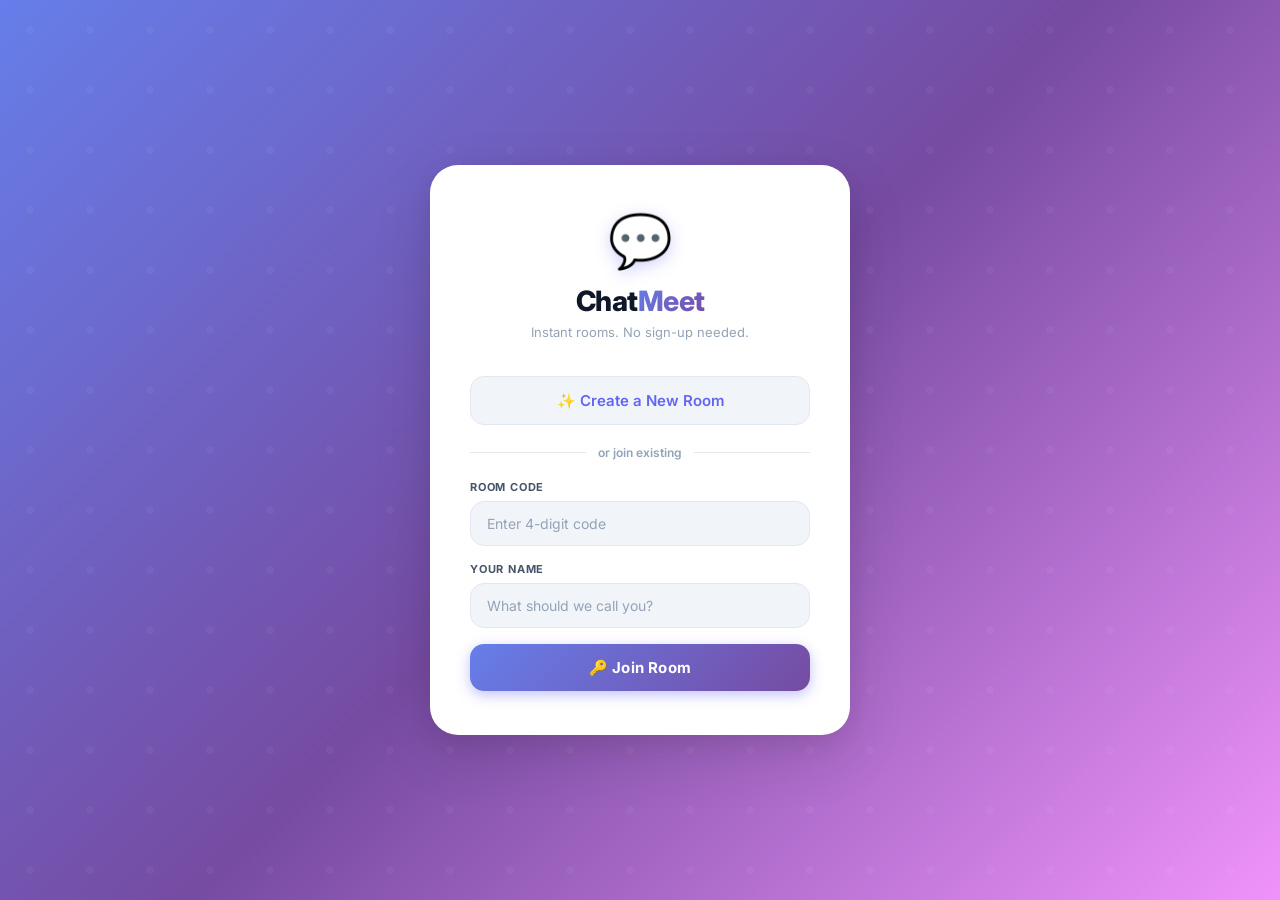
<file: index.html>
<!DOCTYPE html>
<html>
<head>
    <meta http-equiv="refresh" content="0; url=client/index.html">
    <title>ChatMeet</title>
</head>
<body>
    <script>window.location.href = 'client/index.html';</script>
</body>
</html>
</file>
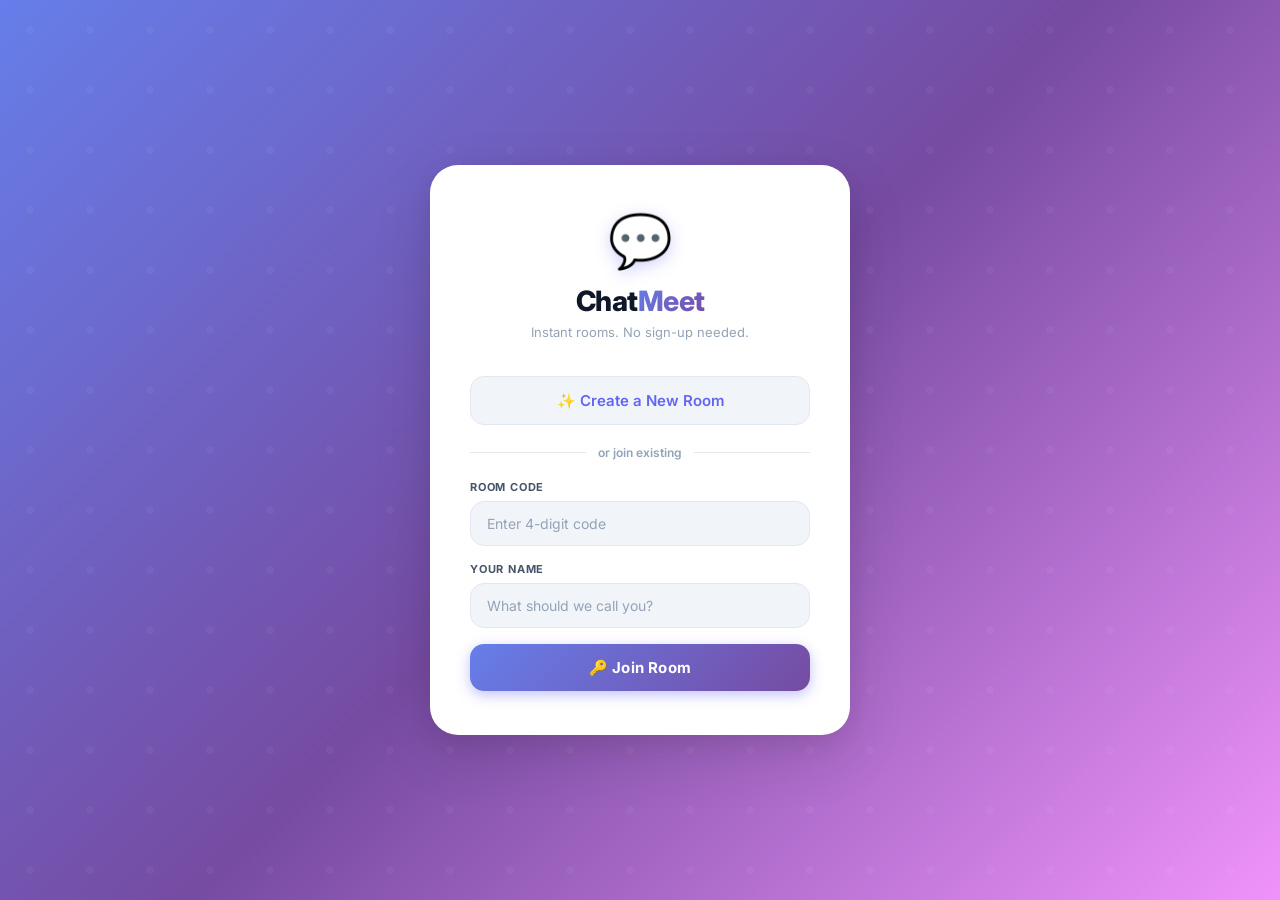
<file: client/index.html>
<!DOCTYPE html>
<html lang="en">
<head>
    <meta charset="UTF-8">
    <meta name="viewport" content="width=device-width, initial-scale=1.0">
    <title>ChatMeet — Real-time Chat Rooms</title>
    <meta name="description" content="Create or join a real-time chat room instantly. No sign-up required.">
    <link rel="stylesheet" href="style.css">
    <script>
        if (sessionStorage.getItem('cm_name') && sessionStorage.getItem('cm_room')) {
            location.replace('room.html');
        }
    </script>
</head>
<body class="auth-page">

<div class="card">
    <div class="logo">
        <span class="logo-icon">💬</span>
        <h1>Chat<span>Meet</span></h1>
        <p>Instant rooms. No sign-up needed.</p>
    </div>

    <button class="btn-secondary" onclick="location.href='create.html'">
        ✨ Create a New Room
    </button>

    <div class="divider"><hr><span>or join existing</span><hr></div>

    <div class="inp-group">
        <label>Room Code</label>
        <input id="joinCode" placeholder="Enter 4-digit code" maxlength="4"
               oninput="this.value=this.value.replace(/\D/g,'')">
    </div>
    <div class="inp-group">
        <label>Your Name</label>
        <input id="joinName" placeholder="What should we call you?" maxlength="20"
               onkeypress="if(event.key==='Enter') joinRoom()">
    </div>
    <p class="err" id="joinErr"></p>
    <button class="btn-primary" onclick="joinRoom()">🔑 Join Room</button>
</div>

<div id="toast"></div>

<script>
function joinRoom() {
    const code = document.getElementById('joinCode').value.trim();
    const name = document.getElementById('joinName').value.trim();
    const err  = document.getElementById('joinErr');
    if (!name) { err.style.display='block'; err.textContent='Please enter your name.'; return; }
    if (!code || code.length < 4) { err.style.display='block'; err.textContent='Please enter a valid 4-digit room code.'; return; }
    err.style.display = 'none';
    sessionStorage.setItem('cm_name', name);
    sessionStorage.setItem('cm_room', code);
    sessionStorage.setItem('cm_isHost', 'false');
    location.href = 'room.html';
}
</script>
</body>
</html>
</file>
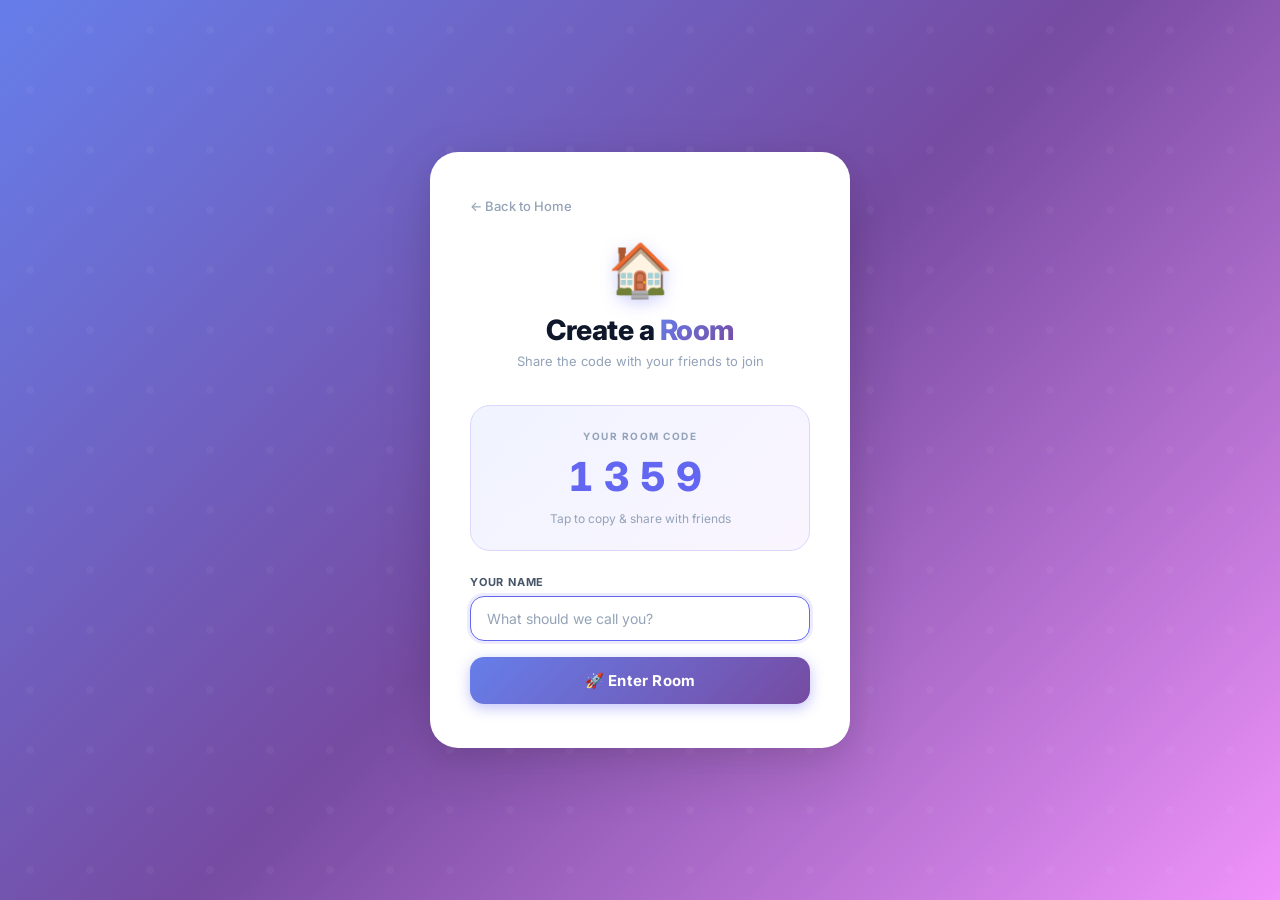
<file: client/create.html>
<!DOCTYPE html>
<html lang="en">
<head>
    <meta charset="UTF-8">
    <meta name="viewport" content="width=device-width, initial-scale=1.0">
    <title>Create Room — ChatMeet</title>
    <link rel="stylesheet" href="style.css">
    <script>
        if (sessionStorage.getItem('cm_name') && sessionStorage.getItem('cm_room')) {
            location.replace('room.html');
        }
    </script>
</head>
<body class="auth-page">

<div class="card">
    <button class="back-link" onclick="location.href='index.html'">← Back to Home</button>

    <div class="logo">
        <span class="logo-icon">🏠</span>
        <h1>Create a <span>Room</span></h1>
        <p>Share the code with your friends to join</p>
    </div>

    <div class="room-preview">
        <div class="rp-label">Your Room Code</div>
        <div class="rp-code" id="generatedCode">----</div>
        <div class="rp-hint">Tap to copy &amp; share with friends</div>
    </div>

    <div class="inp-group">
        <label>Your Name</label>
        <input id="hostName" placeholder="What should we call you?" maxlength="20"
               onkeypress="if(event.key==='Enter') createRoom()">
    </div>
    <p class="err" id="createErr">Please enter your name.</p>
    <button class="btn-primary" onclick="createRoom()">🚀 Enter Room</button>
</div>

<div id="toast"></div>

<script>
const roomCode = String(Math.floor(1000 + Math.random() * 9000));
document.getElementById('generatedCode').innerText = roomCode;
setTimeout(() => document.getElementById('hostName').focus(), 150);

// Tap room code to copy
document.querySelector('.room-preview').addEventListener('click', () => {
    navigator.clipboard.writeText(roomCode).then(() => {
        const hint = document.querySelector('.rp-hint');
        hint.textContent = '✅ Copied to clipboard!';
        setTimeout(() => hint.textContent = 'Tap to copy & share with friends', 2000);
    });
});

function createRoom() {
    const name = document.getElementById('hostName').value.trim();
    const err  = document.getElementById('createErr');
    if (!name) { err.style.display = 'block'; return; }
    err.style.display = 'none';
    sessionStorage.setItem('cm_name', name);
    sessionStorage.setItem('cm_room', roomCode);
    sessionStorage.setItem('cm_isHost', 'true');
    location.href = 'room.html';
}
</script>
</body>
</html>
</file>
<file: client/style.css>
@import url('https://fonts.googleapis.com/css2?family=Inter:wght@300;400;500;600;700;800&display=swap');

/* ── VARIABLES ───────────────────────────────────────── */
:root {
  --primary: #6366f1;
  --primary-dark: #4f46e5;
  --primary-light: #e0e7ff;
  --success: #22c55e;
  --warning: #f59e0b;
  --danger: #ef4444;
  --bg: #f8fafc;
  --surface: #ffffff;
  --surface2: #f1f5f9;
  --border: #e2e8f0;
  --text: #0f172a;
  --text2: #475569;
  --text3: #94a3b8;
  --shadow-sm: 0 1px 3px rgba(0,0,0,.08), 0 1px 2px rgba(0,0,0,.04);
  --shadow-md: 0 4px 16px rgba(0,0,0,.08), 0 2px 6px rgba(0,0,0,.04);
  --shadow-lg: 0 20px 60px rgba(0,0,0,.12), 0 8px 24px rgba(0,0,0,.06);
  --radius: 14px;
  --radius-sm: 8px;
  --radius-lg: 20px;
  --radius-xl: 28px;
}

/* ── RESET ───────────────────────────────────────────── */
*, *::before, *::after { margin: 0; padding: 0; box-sizing: border-box; }
html { font-size: 15px; }
body { font-family: 'Inter', sans-serif; background: var(--bg); color: var(--text); height: 100vh; overflow: hidden; -webkit-font-smoothing: antialiased; }
button { font-family: inherit; cursor: pointer; }
input { font-family: inherit; }

/* ── AUTH PAGES ─────────────────────────────────────── */
.auth-page {
  min-height: 100vh;
  display: flex;
  align-items: center;
  justify-content: center;
  background: linear-gradient(135deg, #667eea 0%, #764ba2 50%, #f093fb 100%);
  padding: 20px;
  position: relative;
  overflow: hidden;
}

.auth-page::before {
  content: '';
  position: absolute;
  inset: 0;
  background: url("data:image/svg+xml,%3Csvg width='60' height='60' viewBox='0 0 60 60' xmlns='http://www.w3.org/2000/svg'%3E%3Cg fill='none' fill-rule='evenodd'%3E%3Cg fill='%23ffffff' fill-opacity='0.04'%3E%3Ccircle cx='30' cy='30' r='4'/%3E%3C/g%3E%3C/g%3E%3C/svg%3E");
}

.card {
  background: var(--surface);
  border-radius: var(--radius-xl);
  padding: 44px 40px;
  width: 100%;
  max-width: 420px;
  box-shadow: var(--shadow-lg);
  position: relative;
  z-index: 1;
  animation: cardIn .35s cubic-bezier(.34,1.56,.64,1);
}

@keyframes cardIn {
  from { opacity: 0; transform: translateY(24px) scale(.97); }
  to   { opacity: 1; transform: translateY(0) scale(1); }
}

/* LOGO */
.logo { text-align: center; margin-bottom: 36px; }
.logo-icon { font-size: 52px; display: block; margin-bottom: 12px; filter: drop-shadow(0 4px 8px rgba(99,102,241,.3)); }
.logo h1 { font-size: 28px; font-weight: 800; color: var(--text); letter-spacing: -.5px; }
.logo h1 span {
  background: linear-gradient(135deg, #667eea, #764ba2);
  -webkit-background-clip: text; background-clip: text; -webkit-text-fill-color: transparent;
}
.logo p { font-size: 13px; color: var(--text3); margin-top: 6px; font-weight: 400; }

/* INPUTS */
.inp-group { margin-bottom: 16px; }
.inp-group label {
  display: block; font-size: 11px; font-weight: 700; color: var(--text2);
  text-transform: uppercase; letter-spacing: .8px; margin-bottom: 7px;
}
.inp-group input {
  width: 100%; padding: 13px 16px;
  background: var(--surface2); border: 1.5px solid var(--border); border-radius: var(--radius);
  color: var(--text); font-size: 14px; outline: none;
  transition: border-color .2s, background .2s, box-shadow .2s;
}
.inp-group input:focus {
  border-color: var(--primary); background: var(--surface);
  box-shadow: 0 0 0 3px rgba(99,102,241,.12);
}
.inp-group input::placeholder { color: var(--text3); }
.err { color: var(--danger); font-size: 12px; margin-top: 7px; display: none; font-weight: 500; }

/* BUTTONS */
.btn-primary {
  width: 100%; padding: 14px;
  background: linear-gradient(135deg, #667eea, #764ba2);
  color: #fff; border: none; border-radius: var(--radius);
  font-size: 15px; font-weight: 700; letter-spacing: .2px;
  transition: opacity .2s, transform .15s, box-shadow .2s;
  box-shadow: 0 4px 14px rgba(99,102,241,.4);
}
.btn-primary:hover { opacity: .92; transform: translateY(-1px); box-shadow: 0 6px 20px rgba(99,102,241,.45); }
.btn-primary:active { transform: translateY(0); }

.btn-secondary {
  width: 100%; padding: 14px;
  background: var(--surface2); color: var(--primary);
  border: 1.5px solid var(--border); border-radius: var(--radius);
  font-size: 15px; font-weight: 600; margin-bottom: 20px;
  transition: background .2s, border-color .2s, box-shadow .2s;
}
.btn-secondary:hover { background: var(--primary-light); border-color: var(--primary); box-shadow: var(--shadow-sm); }

.divider { display: flex; align-items: center; gap: 12px; margin-bottom: 20px; }
.divider hr { flex: 1; border: none; border-top: 1.5px solid var(--border); }
.divider span { font-size: 12px; color: var(--text3); font-weight: 600; }

.back-link {
  display: inline-flex; align-items: center; gap: 6px;
  font-size: 13px; color: var(--text3); cursor: pointer;
  margin-bottom: 24px; transition: color .2s; background: none; border: none; font-weight: 500;
}
.back-link:hover { color: var(--primary); }

/* ROOM PREVIEW */
.room-preview {
  background: linear-gradient(135deg, #f0f4ff, #faf5ff);
  border: 1.5px solid #ddd6fe; border-radius: var(--radius-lg);
  padding: 24px; text-align: center; margin-bottom: 24px;
}
.rp-label { font-size: 10px; text-transform: uppercase; letter-spacing: 1.5px; color: var(--text3); margin-bottom: 10px; font-weight: 700; }
.rp-code { font-size: 40px; font-weight: 800; letter-spacing: 10px; color: var(--primary); font-variant-numeric: tabular-nums; }
.rp-hint { font-size: 12px; color: var(--text3); margin-top: 10px; }

/* ── TOAST ───────────────────────────────────────────── */
#toast {
  position: fixed; bottom: 32px; left: 50%;
  transform: translateX(-50%) translateY(16px);
  background: var(--text); color: #fff;
  padding: 11px 22px; border-radius: 40px; font-size: 13px; font-weight: 500;
  opacity: 0; transition: opacity .25s, transform .25s;
  z-index: 99999; pointer-events: none; white-space: nowrap;
  box-shadow: 0 8px 24px rgba(0,0,0,.2);
}
#toast.show { opacity: 1; transform: translateX(-50%) translateY(0); }

/* ── CHAT PAGE ───────────────────────────────────────── */
.chat-page { display: flex; height: 100vh; overflow: hidden; background: var(--bg); }

/* ── SIDEBAR ─────────────────────────────────────────── */
.sidebar {
  width: 290px; min-width: 290px;
  background: var(--surface); border-right: 1px solid var(--border);
  display: flex; flex-direction: column;
  box-shadow: 2px 0 12px rgba(0,0,0,.04);
}

.sidebar-header { padding: 20px 18px 16px; border-bottom: 1px solid var(--border); }

.app-logo {
  font-size: 18px; font-weight: 800; color: var(--text);
  display: flex; align-items: center; gap: 8px; letter-spacing: -.3px;
}
.app-logo span {
  background: linear-gradient(135deg, #667eea, #764ba2);
  -webkit-background-clip: text; background-clip: text; -webkit-text-fill-color: transparent;
}

.room-info {
  margin-top: 14px;
  background: linear-gradient(135deg, #f0f4ff, #faf5ff);
  border-radius: var(--radius); padding: 12px 14px;
  border: 1px solid #ddd6fe;
}
.ri-label { font-size: 9px; text-transform: uppercase; letter-spacing: 1.5px; color: var(--text3); margin-bottom: 4px; font-weight: 700; }
.ri-code { font-size: 20px; font-weight: 800; color: var(--primary); letter-spacing: 5px; }

.room-actions { display: flex; gap: 8px; margin-top: 12px; }
.room-actions button {
  flex: 1; padding: 8px 0; border: none; border-radius: var(--radius-sm);
  font-size: 12px; font-weight: 700; transition: opacity .2s, transform .1s;
}
.room-actions button:hover { opacity: .85; transform: translateY(-1px); }
.btn-copy { background: var(--primary-light); color: var(--primary); }
.btn-leave { background: #fee2e2; color: var(--danger); }

/* CONNECTION STATUS */
.conn-status {
  display: flex; align-items: center; gap: 6px;
  padding: 6px 14px; font-size: 11px; font-weight: 600;
  border-bottom: 1px solid var(--border);
}
.conn-dot { width: 7px; height: 7px; border-radius: 50%; flex-shrink: 0; }
.conn-status.connected .conn-dot { background: var(--success); box-shadow: 0 0 0 2px rgba(34,197,94,.2); }
.conn-status.disconnected .conn-dot { background: var(--danger); }
.conn-status.connected { color: var(--success); }
.conn-status.disconnected { color: var(--danger); }

.search-wrap { padding: 10px 12px; border-bottom: 1px solid var(--border); }
.search-wrap input {
  width: 100%; padding: 8px 12px;
  background: var(--surface2); border: 1.5px solid var(--border); border-radius: var(--radius-sm);
  font-size: 13px; outline: none; color: var(--text); transition: border-color .2s;
}
.search-wrap input:focus { border-color: var(--primary); }
.search-wrap input::placeholder { color: var(--text3); }

.participants-title {
  padding: 12px 18px 6px; font-size: 10px;
  text-transform: uppercase; letter-spacing: 1.2px; color: var(--text3); font-weight: 700;
}

.participants-list { flex: 1; overflow-y: auto; padding: 4px 10px 12px; list-style: none; }
.participants-list::-webkit-scrollbar { width: 4px; }
.participants-list::-webkit-scrollbar-thumb { background: var(--border); border-radius: 4px; }

.participant-item {
  display: flex; align-items: center; justify-content: space-between;
  padding: 8px 10px; border-radius: var(--radius-sm); margin-bottom: 2px; transition: background .15s;
}
.participant-item:hover { background: var(--surface2); }
.participant-left { display: flex; align-items: center; gap: 10px; min-width: 0; }
.avatar-wrap { position: relative; flex-shrink: 0; }
.avatar {
  width: 36px; height: 36px; border-radius: 50%;
  display: flex; align-items: center; justify-content: center;
  font-weight: 700; font-size: 14px;
}
.status-dot {
  position: absolute; bottom: 0; right: 0;
  width: 10px; height: 10px; border-radius: 50%; border: 2px solid var(--surface);
}
.status-dot.online { background: var(--success); }
.status-dot.away { background: var(--warning); }
.participant-name { font-size: 13px; font-weight: 600; color: var(--text); white-space: nowrap; overflow: hidden; text-overflow: ellipsis; }
.participant-badges { display: flex; gap: 3px; font-size: 13px; flex-shrink: 0; }
.participant-actions { display: flex; gap: 5px; flex-shrink: 0; }
.participant-actions button {
  border: none; border-radius: 6px; padding: 4px 9px;
  font-size: 11px; font-weight: 700; transition: opacity .2s;
}
.participant-actions button:hover { opacity: .8; }
.btn-mute { background: #fef3c7; color: #b45309; }
.btn-kick { background: #fee2e2; color: var(--danger); }

/* ── CHAT AREA ───────────────────────────────────────── */
.chat-area { flex: 1; display: flex; flex-direction: column; background: var(--bg); min-width: 0; }

.chat-header {
  padding: 14px 22px; background: var(--surface);
  border-bottom: 1px solid var(--border);
  display: flex; align-items: center; gap: 14px;
  box-shadow: var(--shadow-sm);
}
.chat-header-icon {
  width: 44px; height: 44px; border-radius: 14px;
  background: linear-gradient(135deg, #667eea, #764ba2);
  display: flex; align-items: center; justify-content: center;
  font-size: 22px; flex-shrink: 0;
  box-shadow: 0 4px 12px rgba(99,102,241,.3);
}
.chat-header-info { flex: 1; min-width: 0; }
.chat-header-info h5 { font-size: 16px; font-weight: 700; color: var(--text); margin: 0; letter-spacing: -.2px; }
.chat-header-info small { font-size: 12px; color: var(--text3); font-weight: 500; }
.header-search-btn {
  background: none; border: none; font-size: 18px; padding: 8px;
  border-radius: var(--radius-sm); color: var(--text3); transition: background .2s, color .2s;
}
.header-search-btn:hover { background: var(--surface2); color: var(--primary); }

.chat-search-bar {
  padding: 10px 20px; background: var(--surface);
  border-bottom: 1px solid var(--border); display: none;
}
.chat-search-bar.open { display: flex; gap: 8px; align-items: center; }
.chat-search-bar input {
  flex: 1; padding: 9px 14px; background: var(--surface2);
  border: 1.5px solid var(--border); border-radius: var(--radius-sm);
  font-size: 13px; outline: none; color: var(--text); transition: border-color .2s;
}
.chat-search-bar input:focus { border-color: var(--primary); }
.search-close { background: none; border: none; font-size: 16px; color: var(--text3); padding: 4px; }

/* ── CHAT BOX ────────────────────────────────────────── */
.chat-box {
  flex: 1; overflow-y: auto; padding: 20px 22px;
  display: flex; flex-direction: column; gap: 2px;
}
.chat-box::-webkit-scrollbar { width: 5px; }
.chat-box::-webkit-scrollbar-thumb { background: var(--border); border-radius: 4px; }

/* DATE SEPARATOR */
.date-sep {
  align-self: center; font-size: 11px; font-weight: 600; color: var(--text3);
  background: var(--surface); border: 1px solid var(--border);
  padding: 4px 14px; border-radius: 20px; margin: 12px 0;
}

/* ── MESSAGES ────────────────────────────────────────── */
.msg-wrap { display: flex; flex-direction: column; position: relative; max-width: 65%; margin-bottom: 2px; }
.msg-wrap.sent-wrap { align-self: flex-end; align-items: flex-end; }
.msg-wrap.recv-wrap { align-self: flex-start; align-items: flex-start; }

/* Group consecutive messages */
.msg-wrap + .msg-wrap.sent-wrap { margin-top: 1px; }
.msg-wrap + .msg-wrap.recv-wrap { margin-top: 1px; }

.msg-actions { display: none; gap: 3px; margin-bottom: 5px; align-items: center; }
.msg-wrap:hover .msg-actions { display: flex; }
.msg-action-btn {
  background: var(--surface); border: 1px solid var(--border);
  border-radius: 8px; padding: 4px 8px; font-size: 13px;
  transition: background .15s, box-shadow .15s;
  box-shadow: var(--shadow-sm);
}
.msg-action-btn:hover { background: var(--surface2); box-shadow: var(--shadow-md); }

.msg {
  width: 100%; padding: 10px 14px; border-radius: 18px;
  font-size: 14px; line-height: 1.55; word-break: break-word;
  animation: msgIn .2s cubic-bezier(.34,1.56,.64,1);
}
@keyframes msgIn {
  from { opacity: 0; transform: scale(.95) translateY(4px); }
  to   { opacity: 1; transform: scale(1) translateY(0); }
}

.sent {
  background: linear-gradient(135deg, #667eea, #764ba2);
  color: #fff; border-bottom-right-radius: 5px;
  box-shadow: 0 2px 8px rgba(99,102,241,.3);
}
.received {
  background: var(--surface); color: var(--text);
  border-bottom-left-radius: 5px;
  box-shadow: var(--shadow-sm);
}

.msg-name { font-size: 11px; font-weight: 700; color: var(--primary); display: block; margin-bottom: 3px; }
.sent .msg-name { display: none; }
.msg-time { font-size: 10px; opacity: .5; text-align: right; margin-top: 5px; font-weight: 500; }
.msg img { margin-top: 7px; border-radius: 10px; max-width: 200px; display: block; cursor: pointer; transition: opacity .2s; }
.msg img:hover { opacity: .9; }
.msg a { color: var(--primary); font-size: 13px; margin-top: 5px; display: inline-block; font-weight: 500; }
.sent a { color: #c7d2fe; }

/* REPLY QUOTE */
.reply-quote {
  background: rgba(0,0,0,.1); border-left: 3px solid rgba(255,255,255,.6);
  border-radius: 8px; padding: 6px 10px; margin-bottom: 7px;
  font-size: 12px; cursor: pointer; transition: background .15s;
}
.reply-quote:hover { background: rgba(0,0,0,.15); }
.received .reply-quote { background: var(--surface2); border-left-color: var(--primary); }
.received .reply-quote:hover { background: var(--primary-light); }
.reply-quote .rq-name { font-weight: 700; margin-bottom: 2px; font-size: 11px; }

/* REACTIONS */
.msg-reactions { display: flex; flex-wrap: wrap; gap: 4px; margin-top: 7px; }
.reaction-pill {
  background: rgba(0,0,0,.07); border: 1.5px solid rgba(0,0,0,.08);
  border-radius: 20px; padding: 3px 9px; font-size: 12px;
  cursor: pointer; transition: all .15s; user-select: none;
  display: flex; align-items: center; gap: 4px; font-weight: 600;
}
.reaction-pill:hover { background: var(--primary-light); border-color: var(--primary); }
.reaction-pill.mine { background: var(--primary-light); border-color: var(--primary); color: var(--primary); }
.sent .reaction-pill { background: rgba(255,255,255,.2); border-color: rgba(255,255,255,.3); color: #fff; }
.sent .reaction-pill.mine { background: rgba(255,255,255,.35); border-color: rgba(255,255,255,.6); }

/* SYSTEM */
.system-msg {
  align-self: center; background: var(--surface); color: var(--text3);
  font-size: 11px; font-weight: 500; padding: 5px 16px;
  border-radius: 20px; margin: 8px 0; max-width: 80%; text-align: center;
  border: 1px solid var(--border); box-shadow: var(--shadow-sm);
}

/* REPLY PREVIEW */
#replyPreview {
  display: none; padding: 9px 20px; background: var(--primary-light);
  border-top: 1px solid #c7d2fe; align-items: center; gap: 10px;
}
#replyPreview.show { display: flex; }
.rp-text { flex: 1; font-size: 12px; color: var(--primary); overflow: hidden; text-overflow: ellipsis; white-space: nowrap; font-weight: 500; }
.rp-text strong { font-weight: 700; }
.rp-cancel { background: none; border: none; font-size: 16px; color: var(--primary); padding: 0 4px; opacity: .7; }
.rp-cancel:hover { opacity: 1; }

/* TYPING */
.typing-bar { padding: 4px 22px 6px; font-size: 12px; color: var(--primary); min-height: 22px; font-weight: 500; }

/* ── INPUT AREA ──────────────────────────────────────── */
.chat-input-area {
  padding: 14px 18px; background: var(--surface);
  border-top: 1px solid var(--border);
  display: flex; align-items: center; gap: 10px;
  box-shadow: 0 -2px 12px rgba(0,0,0,.04);
}
.file-label {
  width: 40px; height: 40px; border-radius: var(--radius-sm);
  background: var(--surface2); border: 1.5px solid var(--border);
  display: flex; align-items: center; justify-content: center;
  cursor: pointer; font-size: 18px; flex-shrink: 0; transition: background .2s, border-color .2s;
}
.file-label:hover { background: var(--primary-light); border-color: var(--primary); }
#fileInput { display: none; }
#fileNameTag {
  font-size: 11px; color: var(--primary); max-width: 90px;
  overflow: hidden; text-overflow: ellipsis; white-space: nowrap; flex-shrink: 0; font-weight: 600;
}
.msg-input-wrap {
  flex: 1; background: var(--surface2); border: 1.5px solid var(--border);
  border-radius: var(--radius); display: flex; align-items: center;
  padding: 0 12px; transition: border-color .2s, background .2s, box-shadow .2s;
}
.msg-input-wrap:focus-within {
  border-color: var(--primary); background: var(--surface);
  box-shadow: 0 0 0 3px rgba(99,102,241,.1);
}
#msg {
  flex: 1; background: transparent; border: none; outline: none;
  color: var(--text); font-size: 14px; padding: 11px 0;
}
#msg::placeholder { color: var(--text3); }
#emojiBtn {
  background: transparent; border: none; font-size: 20px;
  padding: 0 4px; opacity: .5; transition: opacity .2s, transform .15s;
}
#emojiBtn:hover { opacity: 1; transform: scale(1.15); }
.send-btn {
  width: 44px; height: 44px; border-radius: var(--radius-sm);
  background: linear-gradient(135deg, #667eea, #764ba2);
  border: none; display: flex; align-items: center; justify-content: center;
  flex-shrink: 0; transition: opacity .2s, transform .15s, box-shadow .2s;
  box-shadow: 0 4px 12px rgba(99,102,241,.35);
}
.send-btn:hover { opacity: .92; transform: translateY(-1px); box-shadow: 0 6px 16px rgba(99,102,241,.4); }
.send-btn:active { transform: scale(.96); }
.send-btn svg { width: 18px; height: 18px; fill: white; }

/* ── LIGHTBOX ────────────────────────────────────────── */
#lightbox {
  display: none; position: fixed; inset: 0;
  background: rgba(0,0,0,.9); z-index: 99998;
  align-items: center; justify-content: center; cursor: zoom-out;
  backdrop-filter: blur(4px);
}
#lightbox.open { display: flex; animation: fadeIn .2s ease; }
@keyframes fadeIn { from { opacity: 0; } to { opacity: 1; } }
#lightbox img {
  max-width: 90vw; max-height: 90vh; border-radius: 16px;
  box-shadow: 0 24px 80px rgba(0,0,0,.6);
  animation: zoomIn .25s cubic-bezier(.34,1.56,.64,1);
}
@keyframes zoomIn { from { transform: scale(.85); } to { transform: scale(1); } }

/* HIGHLIGHT */
.highlight { background: #fef08a; border-radius: 3px; padding: 0 2px; }

/* ── RESPONSIVE ──────────────────────────────────────── */
@media (max-width: 768px) {
  .sidebar { display: none; }
  .card { padding: 32px 24px; }
}
</file>
